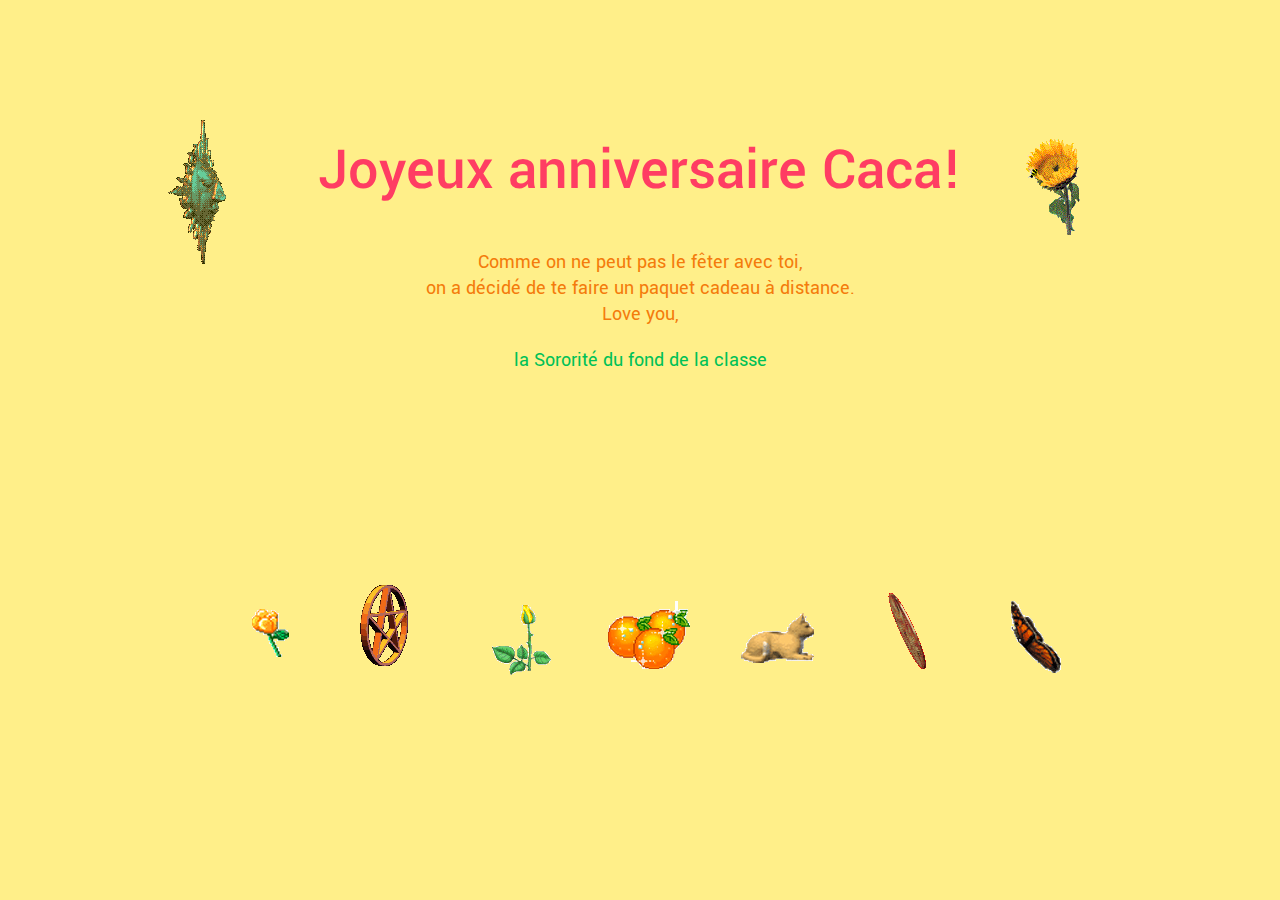
<file: index.html>
<!DOCTYPE html>
<html>
  <head>
    <meta charset="utf-8">
    <link rel="icon" type="image/png" href="images/favicon.png" />
<!--[if IE]><link rel="shortcut icon" type="image/x-icon" href="favicon.ico" /><![endif]-->
    <title>Joyeux Anniversaire Caca</title>
    <link rel="stylesheet" type="text/css" href="styles/style.css">
    <link href="https://fonts.googleapis.com/css2?family=Yantramanav:wght@100;300;400;500;700;900&display=swap" rel="stylesheet">
  </head>

  <body>
<br>
<br>
<br>
<br>
    <h1>Joyeux anniversaire Caca!</h1>

    <div class="text-wrap">
    <p>Comme on ne peut pas le fêter avec toi,<br>
        on a décidé de te faire un paquet cadeau à distance.<br>
    Love you,<br></p></div>

    <h3>la Sororité du fond de la classe</h3>


<div style="position: absolute; left: 80%; top: 15%;">
    <img src="images/index-01.gif" alt="Sunflower" width="100%"></div>

    <div style="position: absolute; left: 10%; top: 13%;">
        <img src="images/index-02.gif" alt="Sun" width="100%"></div>

        <div style="position: absolute; left: 17%; top: 65%;">
            <a href="https://www.youtube.com/watch?v=HXZH0srhIVw" target="_blank"><img src="images/kdo-01.gif" alt="Orange Flower" title="Karaoké"></a></div>

            <div style="position: absolute; left: 27%; top: 65%;">
                <a href="https://youtu.be/41X_p00dx48" target="_blank"><img src="images/kdo-06.gif" alt="Pentagram" title="Coupe de cheveux"></a></div>

                <div style="position: absolute; left: 37%; top: 65%;">
                    <a href="lettre-manouche.html" target="_blank"><img src="images/kdo-03.gif" alt="Yellow Rose" title="Lettre Manouche"></a></div>

                    <div style="position: absolute; left: 47%; top: 65%;">
                        <a href="lettre-loulou.html" target="_blank"><img src="images/kdo-07.gif" alt="Oranges" title="Lettre Loulou"></a></div>

                    <div style="position: absolute; left: 57%; top: 65%;">
                        <a href="lettre-kiki.html" target="_blank"><img src="images/kdo-04.gif" alt="Cat" title="Lettre Kiki"></a></div>

                    <div style="position: absolute; left: 67%; top: 65%;">
                        <a href="album-photo.html" target="_blank"><img src="images/kdo-02.gif" alt="Pizza" title="Album Photo"></a></div>


                         <div style="position: absolute; left: 77%; top: 65%;">
                                <a href="https://youtu.be/fYixv5UeLF4" target="_blank"><img src="images/kdo-05.gif" alt="Butterfly" title="Vidéos Zozo"></a></div>

  </body>
</file>
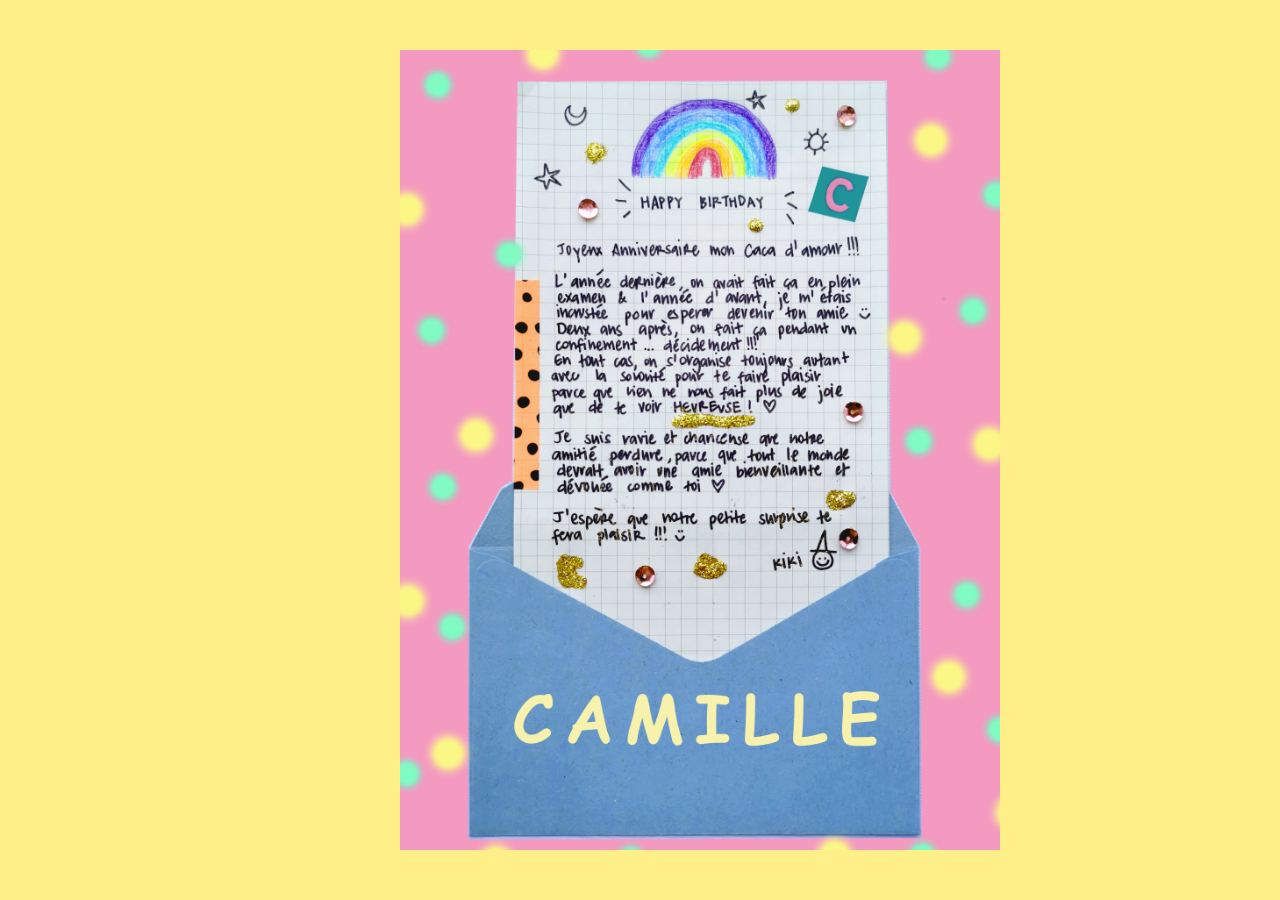
<file: lettre-kiki.html>
<!DOCTYPE html>
<html>
  <head>
    <meta charset="utf-8">
    <link rel="icon" type="image/png" href="images/favicon.png" />
<!--[if IE]><link rel="shortcut icon" type="image/x-icon" href="favicon.ico" /><![endif]-->
    <title>Lettre Kiki</title>
    <link rel="stylesheet" type="text/css" href="styles/style.css">
    <link href="https://fonts.googleapis.com/css2?family=Yantramanav:wght@100;300;400;500;700;900&display=swap" rel="stylesheet">
  </head>

  <body>
    <div style="position: absolute; left: 400px; top: 50px;">
        <img src="images/lettre-02.png" alt="Lettre Kiki" width="600px"></div>
    
  </body>
</file>
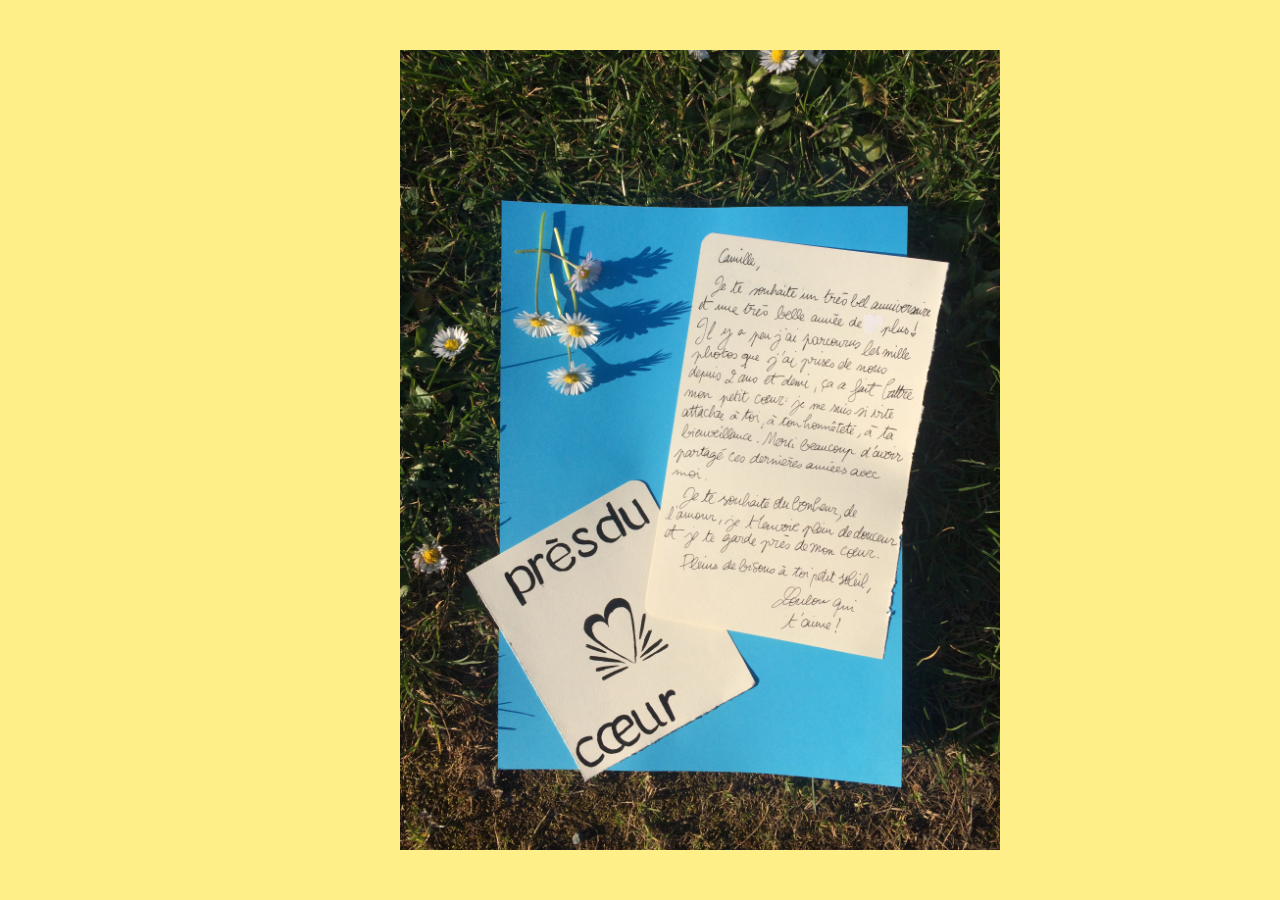
<file: lettre-loulou.html>
<!DOCTYPE html>
<html>
  <head>
    <meta charset="utf-8">
    <link rel="icon" type="image/png" href="images/favicon.png" />
<!--[if IE]><link rel="shortcut icon" type="image/x-icon" href="favicon.ico" /><![endif]-->
    <title>Lettre Loulou</title>
    <link rel="stylesheet" type="text/css" href="styles/style.css">
    <link href="https://fonts.googleapis.com/css2?family=Yantramanav:wght@100;300;400;500;700;900&display=swap" rel="stylesheet">
  </head>

  <body>
    <div style="position: absolute; left: 400px; top: 50px;">
        <img src="images/lettre-03.jpg" alt="Lettre Loulou" width="600px"></div>
    
  </body>
</file>
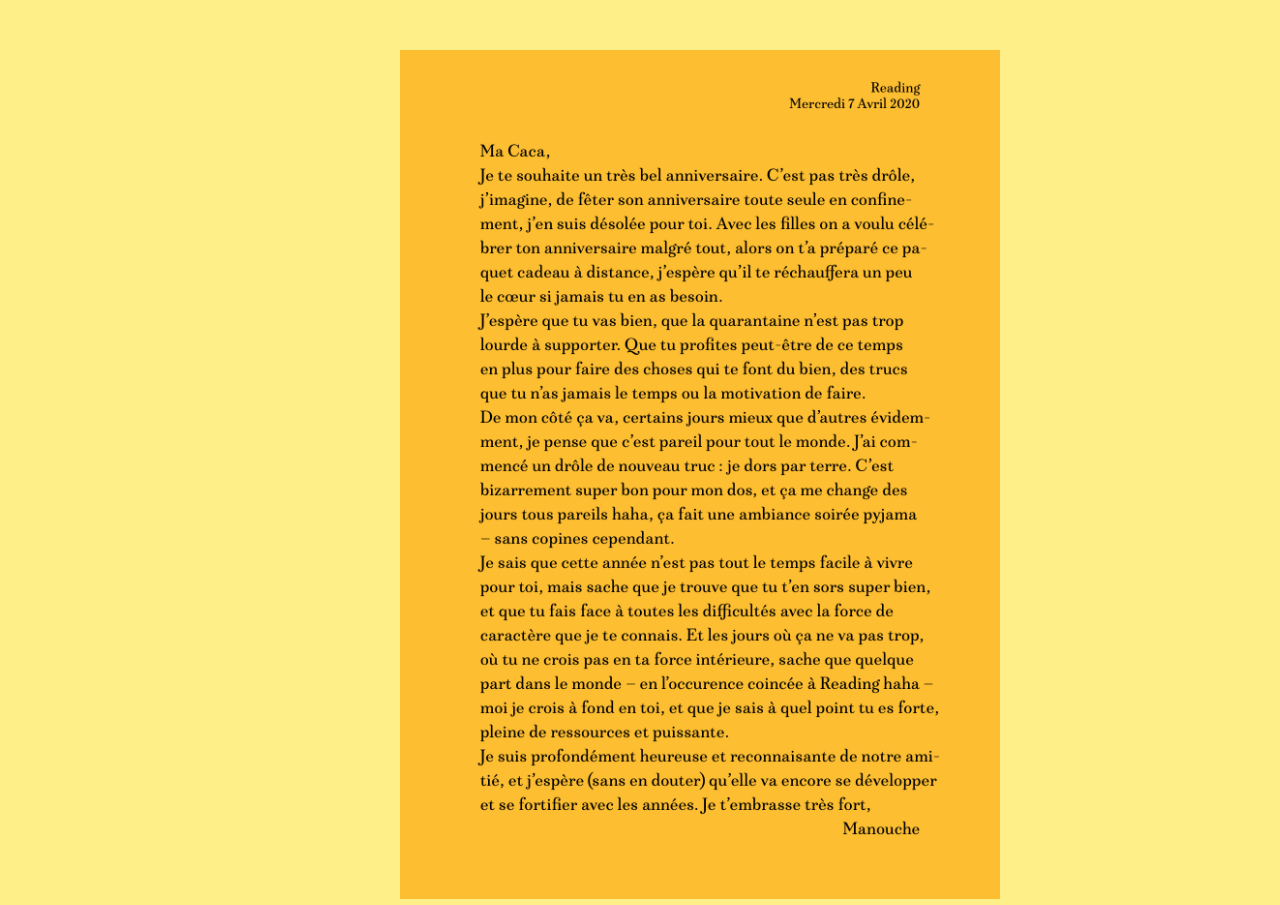
<file: lettre-manouche.html>
<!DOCTYPE html>
<html>
  <head>
    <meta charset="utf-8">
    <link rel="icon" type="image/png" href="images/favicon.png" />
<!--[if IE]><link rel="shortcut icon" type="image/x-icon" href="favicon.ico" /><![endif]-->
    <title>Lettre Manouche</title>
    <link rel="stylesheet" type="text/css" href="styles/style.css">
    <link href="https://fonts.googleapis.com/css2?family=Yantramanav:wght@100;300;400;500;700;900&display=swap" rel="stylesheet">
  </head>

  <body>
    <div style="position: absolute; left: 400px; top: 50px;">
        <img src="images/lettre-01.jpg" alt="Lettre Manouche" width="600px"></div>
    
  </body>
</file>
<file: styles/style.css>
* {
    background-color: #FFEF89;
    font-family: 'Yantramanav', sans-serif;
}

h1 {
    text-align: center;
    font-size: 60px;
    font-weight: 500;
    color: #FF3D63;
}

h2 {
    text-align: center;
    font-size: 20px;
    font-weight: 400;
    color: #00C157;
    margin: 5px 10px;
  }

  h3 {
    text-align: center;
    font-size: 20px;
    font-weight: 400;
    color: #00C157;
    margin: 5px 10px;
  }

.text-wrap {
    text-align: center;
    font-size: 20px;
    font-weight: 400;
    color: #F47C0C;
    margin: 5px 10px;
  }

  .rotation90 {
    -webkit-transform: rotate(90deg);
    -moz-transform: rotate(90deg);
    -ms-transform: rotate(90deg);
    -o-transform: rotate(90deg);
    transform: rotate(90deg);
  }
</file>
